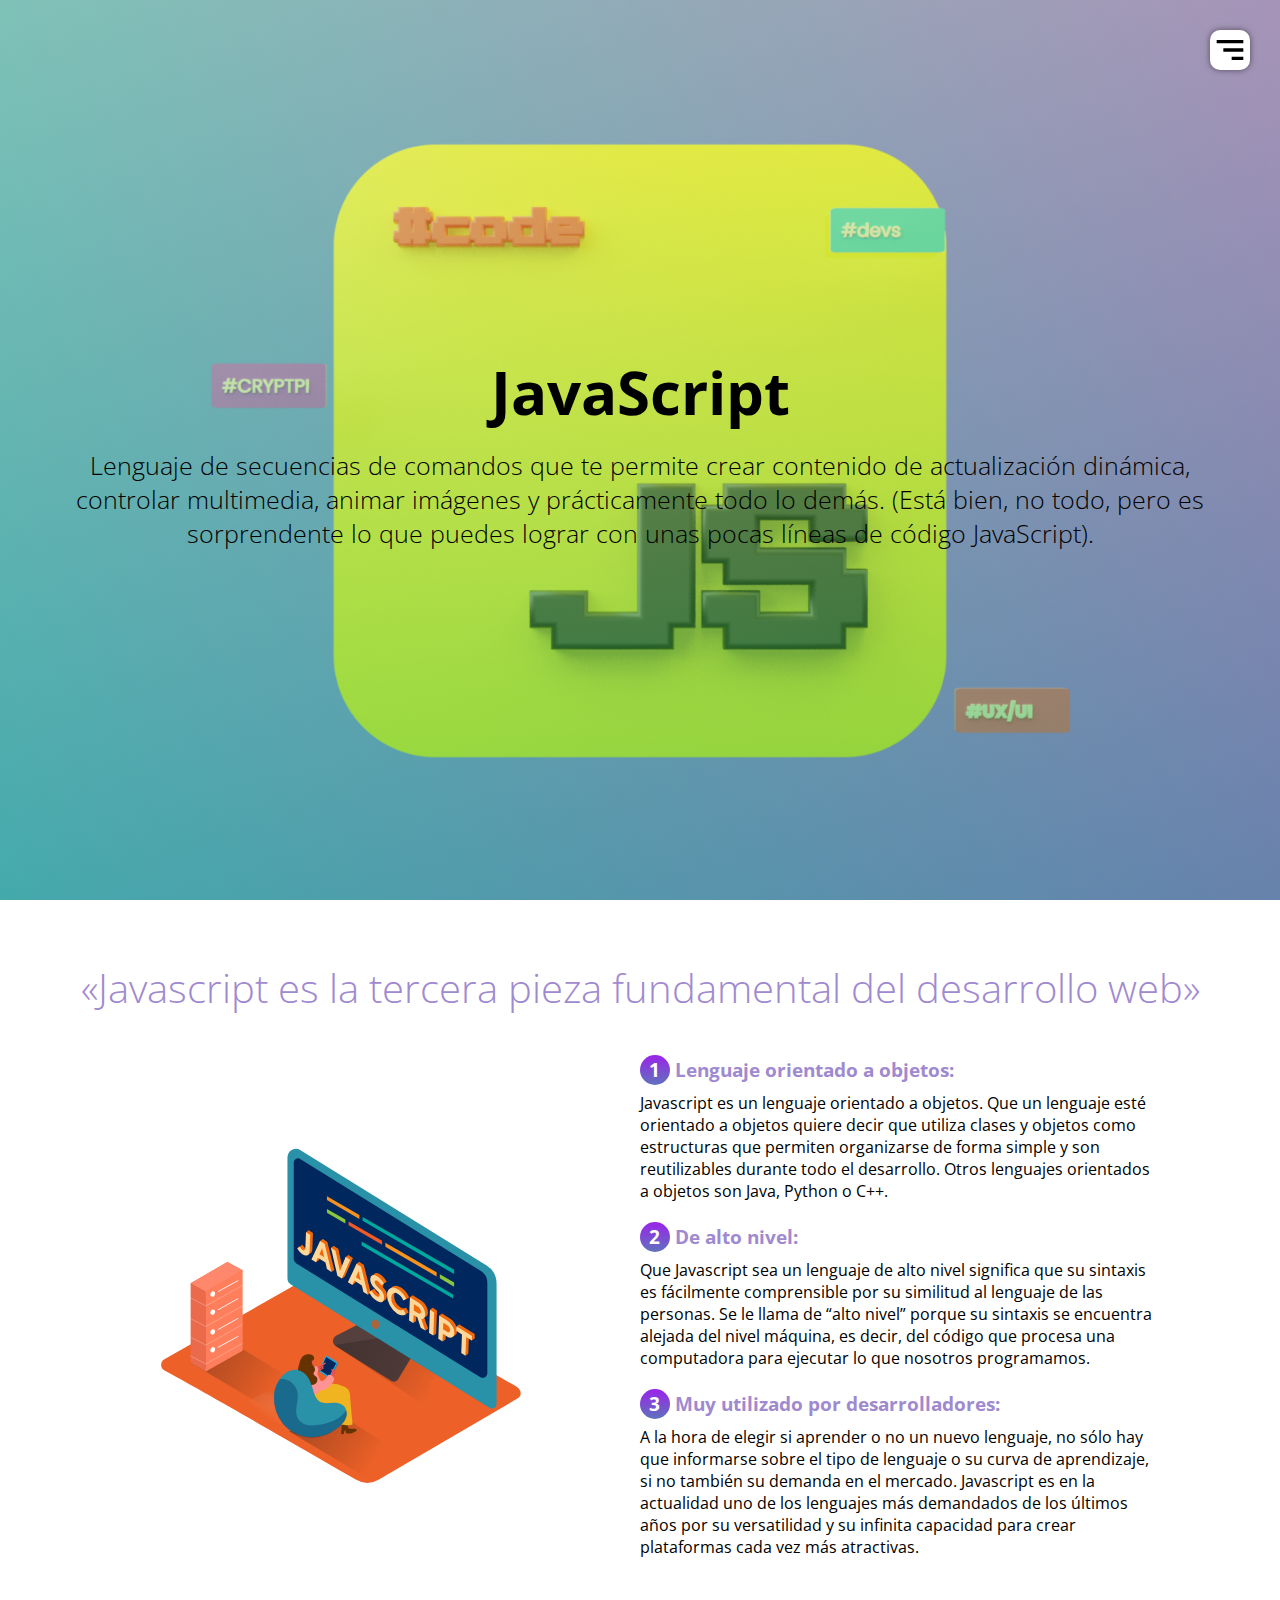
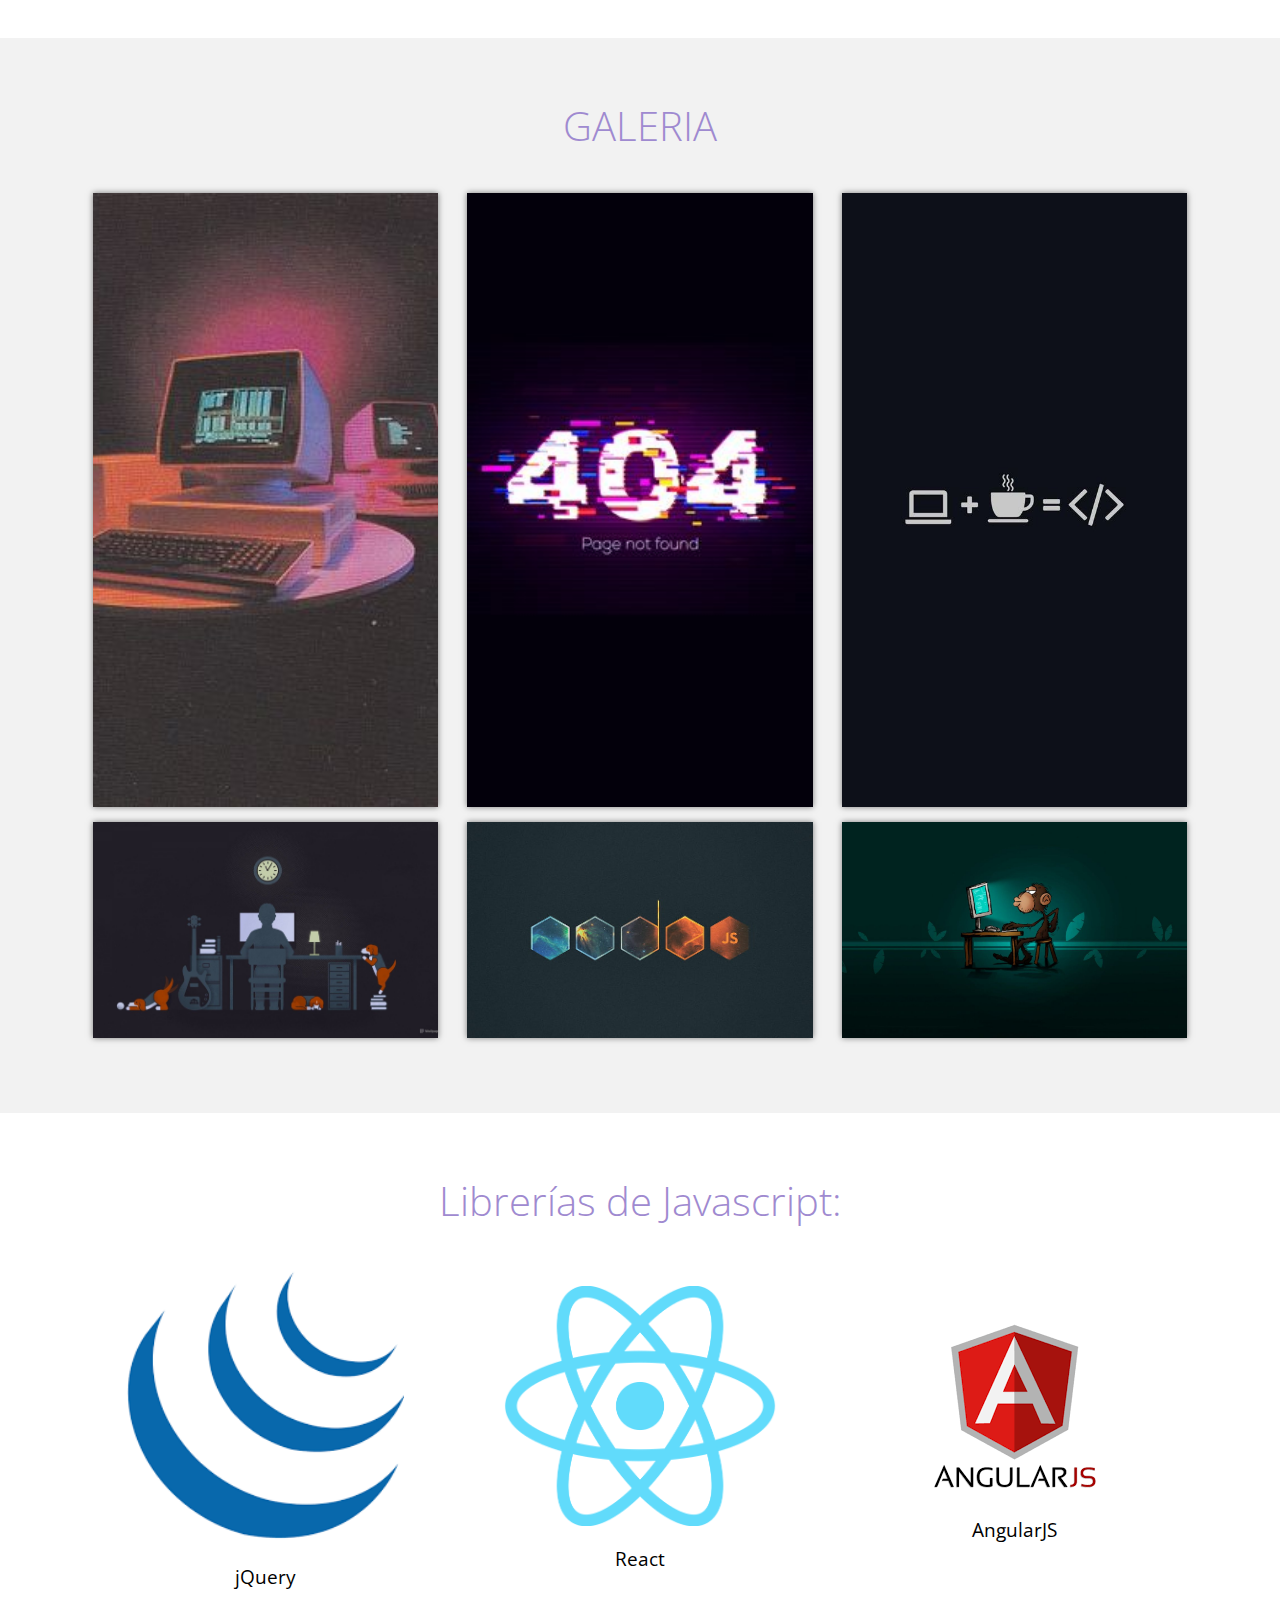
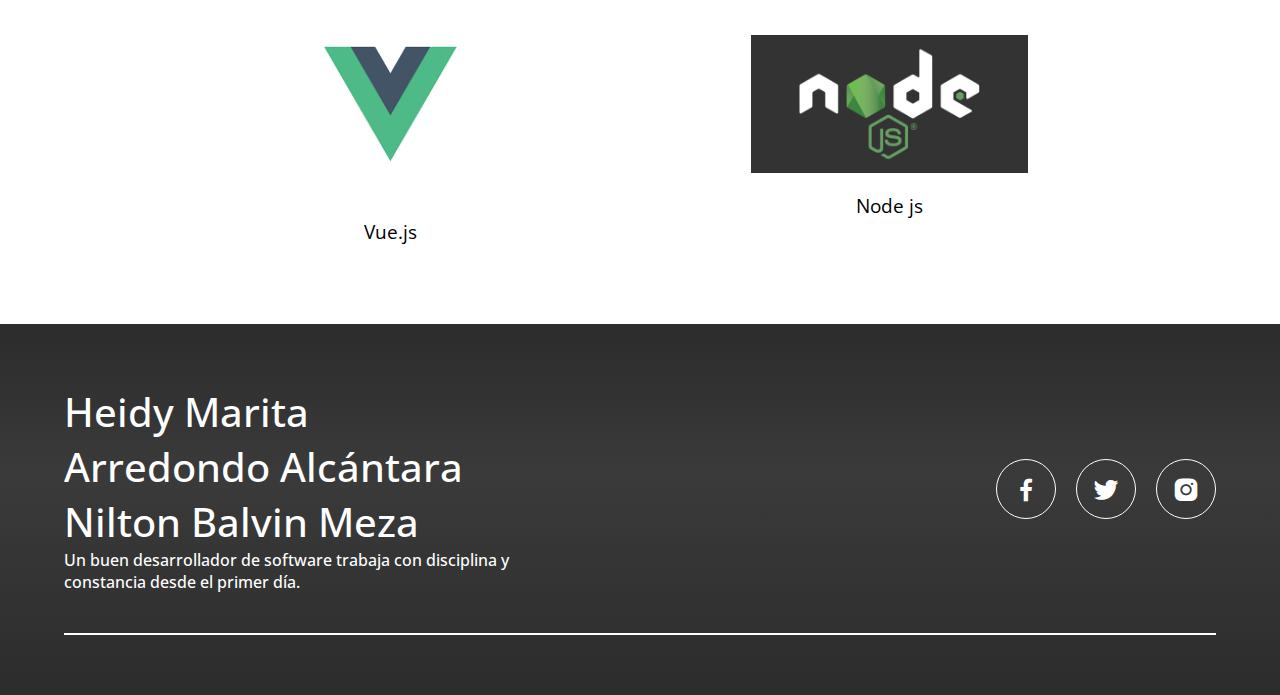
<file: index.html>
<!DOCTYPE html>
<html lang="es">
<head>
    <meta charset="UTF-8">
    <meta http-equiv="X-UA-Compatible" content="IE=edge">
    <meta name="viewport" content="width=device-width, initial-scale=1.0">
    <title>¿Que es JavaScript?</title>
    <link rel="icon" href="https://assets.materialup.com/uploads/959047ab-2e00-4032-aa4d-b8faf5798056/preview.png">
    <link rel="stylesheet" href="./css/estilos.css">
    <link href='https://unpkg.com/boxicons@2.1.4/css/boxicons.min.css' rel='stylesheet'>
    <link href="https://fonts.googleapis.com/css2?family=Open+Sans:wght@300;400;700&display=swap" rel="stylesheet"> 
</head>
<body>
    <header class="header" id="inicio">
        <img src="img/hamburgesa.svg" alt="" class="hamburger">
        <nav class="menu-navegacion">
            <a href="#">Inicio</a>
            <a href="formulario.html">Formulario Animado</a>
            <a href="./calculadora.html">Calculadora</a>
            <a href="./carrusel.html">Carrusel</a>
            <a href="#contacto">contacto</a>
        </nav>
        <div class="contenedor head">
            <h1 class="titulo">JavaScript</h1>
            <p class="copy">Lenguaje de secuencias de comandos que te permite crear contenido de actualización dinámica, controlar multimedia, animar imágenes y prácticamente todo lo demás. (Está bien, no todo, pero es sorprendente lo que puedes lograr con unas pocas líneas de código JavaScript).</p>
        </div>
    </header>
    <main>
        <section class="services contenedor" id="servicio">
            <h2 class="subtitulo">«Javascript es la tercera pieza fundamental del desarrollo web»</h2>
            <div class="contendor-servicio">
                <img src="img/Javascript_Isometric.svg" alt="">
                <div class="checklist-servicio">
                    <div class="service">
                        <h3 class="n-service"><span class="number">1</span>Lenguaje orientado a objetos:</h3>
                        <p>Javascript es un lenguaje orientado a objetos. Que un lenguaje esté orientado a objetos quiere decir que utiliza clases y objetos como estructuras que permiten organizarse de forma simple y son reutilizables durante todo el desarrollo. Otros lenguajes orientados a objetos son Java, Python o C++.</p>
                    </div>
                    <div class="service">
                        <h3 class="n-service"><span class="number">2</span>De alto nivel:</h3>
                        <p>Que Javascript sea un lenguaje de alto nivel significa que su sintaxis es fácilmente comprensible por su similitud al lenguaje de las personas. Se le llama de “alto nivel” porque su sintaxis se encuentra alejada del nivel máquina, es decir, del código que procesa una computadora para ejecutar lo que nosotros programamos.</p>
                    </div>
                    <div class="service">
                        <h3 class="n-service"><span class="number">3</span>Muy utilizado por desarrolladores:</h3>
                        <p>A la hora de elegir si aprender o no un nuevo lenguaje, no sólo hay que informarse sobre el tipo de lenguaje o su curva de aprendizaje, si no también su demanda en el mercado. Javascript es en la actualidad uno de los lenguajes más demandados de los últimos años por su versatilidad y su infinita capacidad para crear plataformas cada vez más atractivas.</p>
                    </div>
                </div>
            </div>
        </section>
        <section class="gallery" id="portafolio">
            <div class="contenedor">
                <h2 class="subtitulo">GALERIA</h2>
                <div class="contenedor-galeria">
                    <img src="img/imagen01.jpg" alt="" class="img-galeria">
                    <img src="img/imagen02.jpg" alt="" class="img-galeria">
                    <img src="img/imagen03.jpg" alt="" class="img-galeria">
                    <img src="img/imagen04.jpg" alt="" class="img-galeria">
                    <img src="img/imagen05.jpg" alt="" class="img-galeria">
                    <img src="img/imagen06.jpg" alt="" class="img-galeria">
                </div>
            </div>
        </section>
        <section class="imagen-light">
            <img src="img/close.svg" alt="" class="close">
            <img src="img/encabezado2.jpg" alt="" class="agregar-imagen">
        </section>
        <section class="contenedor" id="expertos">
            <h2 class="subtitulo">Librerías de Javascript:</h2>
            <section class="experts">
                <div class="cont-experts">
                    <img src="img/libreria1.png" alt="">
                    <h3 class="n-experts">jQuery</h3>
                </div>
                <div class="cont-experts">
                    <img src="img/libreria2.png" alt="">
                    <h3 class="n-experts">React</h3>
                </div>
                <div class="cont-experts">
                    <img src="img/libreria3.png" alt="">
                    <h3 class="n-experts">AngularJS</h3>
                </div>
                <div class="cont-experts">
                    <img src="img/libreria4.png" alt="">
                    <h3 class="n-experts">Vue.js</h3>
                </div>
                <div class="cont-experts">
                    <img src="img/libreria5.png" alt="">
                    <h3 class="n-experts">Node js</h3>
                </div>
            </section>
        </section>
    </main>
    <footer id="contacto">
        <div class="contenedor footer-content">
            <div class="contact-us">
                <h2 class="brand">Heidy Marita Arredondo Alcántara</h2>
                <h2 class="brand">Nilton Balvin Meza</h2>
                <p>Un buen desarrollador de software trabaja con disciplina y constancia desde el primer día.</p>
            </div>
            <div class="social-media">
                <a href="./" class="social-media-icon">
                    <i class='bx bxl-facebook'></i>
                </a>
                <a href="./" class="social-media-icon">
                    <i class='bx bxl-twitter'></i>
                </a>
                <a href="./" class="social-media-icon">
                    <i class='bx bxl-instagram-alt'></i>
                </a>
            </div>
        </div>
        <div class="line"></div>
    </footer>


    <script src="./js/menu.js"></script>
    <script src="./js/lightbox.js"></script>

</body>
</html>
</file>
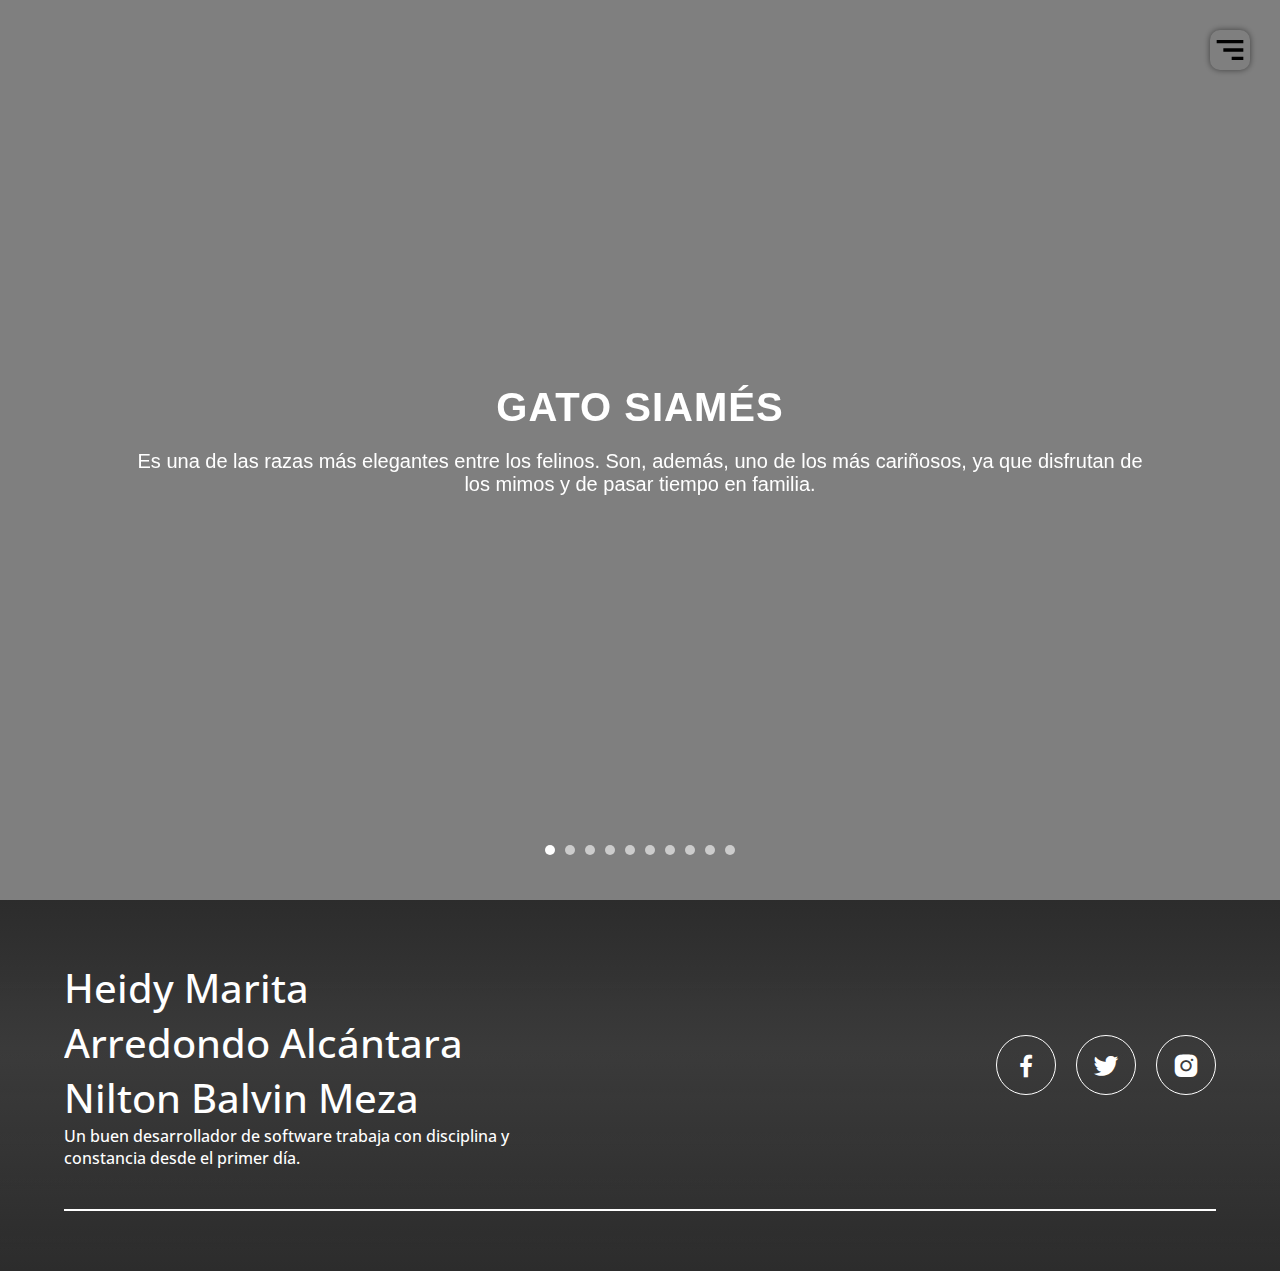
<file: carrusel.html>
<!DOCTYPE html>
<html lang="es">
<head>
    <meta charset="UTF-8">
    <meta http-equiv="X-UA-Compatible" content="IE=edge">
    <meta name="viewport" content="width=device-width, initial-scale=1.0">
    <title>¿Que es JavaScript?</title>
    <link rel="icon" href="https://assets.materialup.com/uploads/959047ab-2e00-4032-aa4d-b8faf5798056/preview.png">
    <link rel="stylesheet" href="./css/carrusel.css">
    <link href='https://unpkg.com/boxicons@2.1.4/css/boxicons.min.css' rel='stylesheet'>
    <link href="https://fonts.googleapis.com/css2?family=Open+Sans:wght@300;400;700&display=swap" rel="stylesheet"> 
</head>
<body>
    <header class="header" id="inicio">
        <img src="img/hamburgesa.svg" alt="" class="hamburger">
        <nav class="menu-navegacion">
            <a href="#">Inicio</a>
            <a href="formulario.html">Formulario Animado</a>
            <a href="./calculadora.html">Calculadora</a>
            <a href="./carrusel.html">Carrusel</a>
            <a href="#contacto">contacto</a>
        </nav>
        <section id="container-slider">	
            <a href="javascript: fntExecuteSlide('prev');" class="arrowPrev"><i class="fas fa-chevron-circle-left"></i></a>
            <a href="javascript: fntExecuteSlide('next');" class="arrowNext"><i class="fas fa-chevron-circle-right"></i></a>
            <ul class="listslider">
            <li><a itlist="itList_0" href="#" class="item-select-slid"></a></li>
            <li><a itlist="itList_1" href="#"></a></li>
            <li><a itlist="itList_2" href="#"></a></li>
            <li><a itlist="itList_2" href="#"></a></li>
            <li><a itlist="itList_2" href="#"></a></li>
            <li><a itlist="itList_2" href="#"></a></li>
            <li><a itlist="itList_2" href="#"></a></li>
            <li><a itlist="itList_2" href="#"></a></li>
            <li><a itlist="itList_2" href="#"></a></li>
            <li><a itlist="itList_2" href="#"></a></li>
            </ul>
            <ul id="slider">
            <li style="background-image: url(https://www.barakaldotiendaveterinaria.es/blog/wp-content/uploads/2019/01/siames.jpg); z-index:0; opacity: 1;">
                <div class="content_slider" >
                <div>
                    <h2>Gato siamés</h2>
                <p>Es una de las razas más elegantes entre los felinos. Son, además, uno de los más cariñosos, ya que disfrutan de los mimos y de pasar tiempo en familia. </p>
            </div>
                </div>
            </li>
            <li style="background-image: url('https://www.barakaldotiendaveterinaria.es/blog/wp-content/uploads/2019/01/angora.jpg'); ">
                <div class="content_slider" >
                <div>
                    <h2>Gato de Angora</h2>
                <p>Con su hermoso pelaje, estos gatos también son muy inteligentes e intuitivos. Los expertos aseguran que reconocen hasta diez palabras distintas entre órdenes y llamados de atención.</p>
            </div>
                </div>
            </li>
            <li style="background-image: url('https://www.barakaldotiendaveterinaria.es/blog/wp-content/uploads/2019/01/Gato-abisinio.jpg'); ">
                <div class="content_slider" >
                <div>
                    <h2>Gato Abisinio</h2>
                <p>Su aspecto salvaje enmascara una personalidad afable y cariñosa. Aunque es una de las razas más independientes son también muy sociables y activos.</p>
            </div>
                </div>
            </li>
            <li style="background-image: url('https://www.barakaldotiendaveterinaria.es/blog/wp-content/uploads/2019/01/gato-maine-koon.jpg'); ">
                <div class="content_slider" >
                <div>
                    <h2>Gato Maine coon</h2>
                <p>Esta raza puede pesar hasta 11 kilogramos. Por ello, este tipo de gatos necesitan hacer más deporte que las razas que tienen un tamaño mediano o pequeño, con el fin de que no padezcan de sobrepeso.</p>
            </div>
                </div>
            </li>
            <li style="background-image: url('https://www.barakaldotiendaveterinaria.es/blog/wp-content/uploads/2019/01/ragdoll.jpg'); ">
                <div class="content_slider" >
                <div>
                    <h2>Gato ragdoll</h2>
                <p>Tiene un peso aproximado de 9 kilogramos y aunque son bastante grandes también son dóciles y obedientes.</p>
            </div>
                </div>
            </li>
            <li style="background-image: url('https://www.barakaldotiendaveterinaria.es/blog/wp-content/uploads/2019/01/gato-siberiano.jpg'); ">
                <div class="content_slider" >
                <div>
                    <h2>Gato siberiano</h2>
                <p>Tienen una piel muy fuerte y un pelaje también muy potente. Pesa 9 kilogramos aproximadamente.</p>
            </div>
                </div>
            </li>
            <li style="background-image: url('https://www.barakaldotiendaveterinaria.es/blog/wp-content/uploads/2019/01/Gato-birmano.jpg'); ">
                <div class="content_slider" >
                <div>
                    <h2>Gato birmano</h2>
                <p>Son ideales si tienes niños en casa ya que les encanta jugar y divertirse. Son muy cariñosos e inteligentes.</p>
            </div>
                </div>
            </li>
            <li style="background-image: url('https://www.barakaldotiendaveterinaria.es/blog/wp-content/uploads/2019/01/gato-mau-egipcio.jpg'); ">
                <div class="content_slider" >
                <div>
                    <h2>Gato mau egipcio</h2>
                <p>Eran gatos muy sagrados en el Antiguo egipcio. El brillo de su pelo y su elegancia los coloca en lo más alto de este top.</p>
            </div>
                </div>
            </li>
            <li style="background-image: url('https://www.purina-latam.com/sites/g/files/auxxlc391/files/purina-razas-de-gatos-2.png'); ">
                <div class="content_slider" >
                <div>
                    <h2>British Shorthair</h2>
                <p>El British Shorthair es un gato juguetón, cariñoso, muy leal y un buen compañero para las personas. Puede tener pelo largo o corto, como su nombre lo indica, es un gato muy leal, afectuoso y que se toma muy en serio a todos los miembros de la familia.</p>
            </div>
                </div>
            </li>
            <li style="background-image: url('https://www.purina-latam.com/sites/g/files/auxxlc391/files/purina-razas-de-gatos-3.png'); ">
                <div class="content_slider" >
                <div>
                    <h2>Gato Persa</h2>
                <p>El gato persa es la raza de gato más popular que existe y son felinos muy tranquilos que son felices viviendo como gatos de interior porque no son tan activos. </p>
            </div>
                </div>
            </li>
    
        </ul>
        </section>
    <footer id="contacto">
        <div class="contenedor footer-content">
            <div class="contact-us">
                <h2 class="brand">Heidy Marita Arredondo Alcántara</h2>
                <h2 class="brand">Nilton Balvin Meza</h2>
                <p>Un buen desarrollador de software trabaja con disciplina y constancia desde el primer día.</p>
            </div>
            <div class="social-media">
                <a href="./" class="social-media-icon">
                    <i class='bx bxl-facebook'></i>
                </a>
                <a href="./" class="social-media-icon">
                    <i class='bx bxl-twitter'></i>
                </a>
                <a href="./" class="social-media-icon">
                    <i class='bx bxl-instagram-alt'></i>
                </a>
            </div>
        </div>
        <div class="line"></div>
    </footer>


    <script src="./js/menu.js"></script>
    <script src="./js/lightbox.js"></script>
    <script src="./js/carrusel.js"></script>

</body>
</html>
</file>
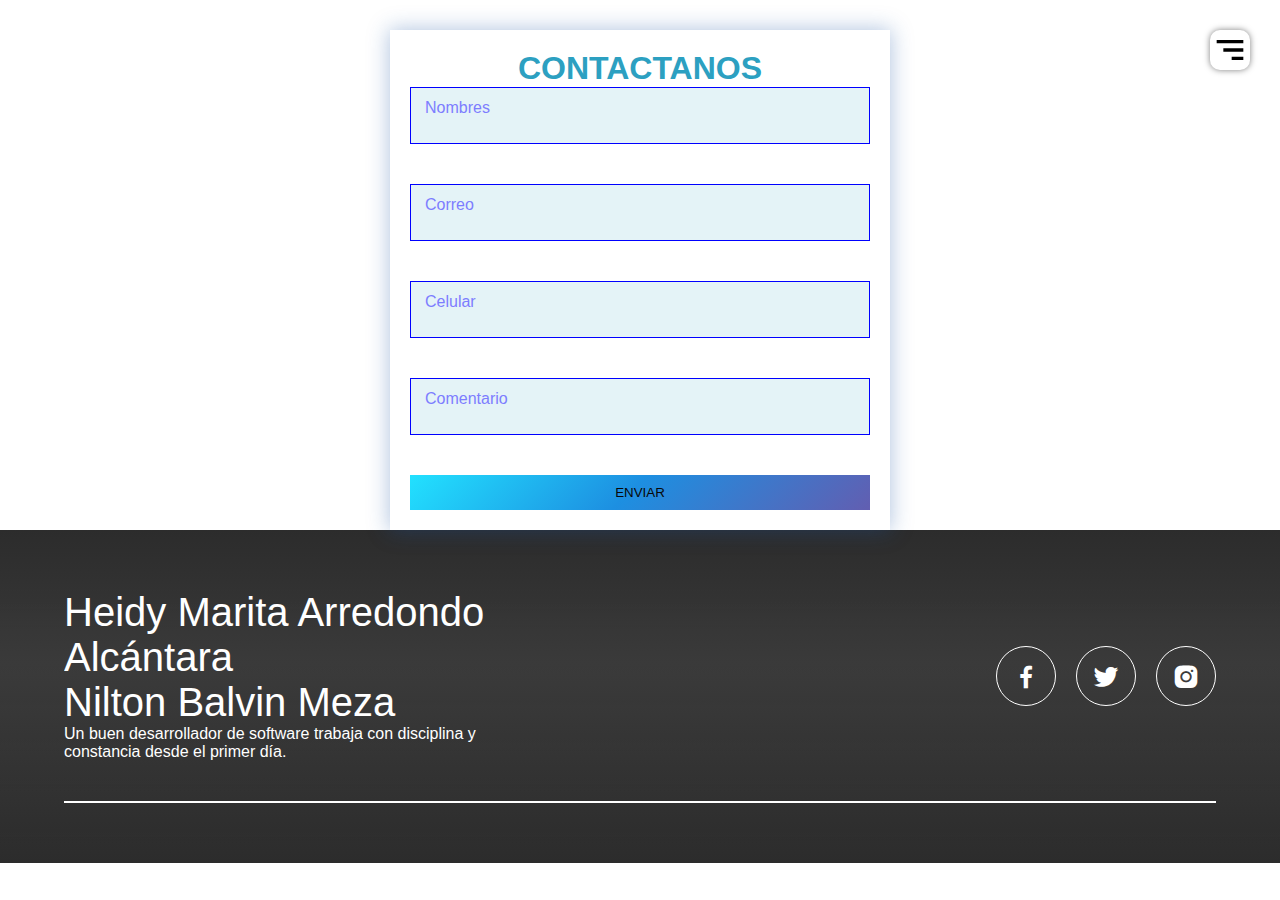
<file: formulario.html>
<!DOCTYPE html>
<html lang="es">
<head>
    <meta charset="UTF-8">
    <meta http-equiv="X-UA-Compatible" content="IE=edge">
    <meta name="viewport" content="width=device-width, initial-scale=1.0">
    <title>Formulario Animado</title>
    <link rel="icon" href="https://assets.materialup.com/uploads/959047ab-2e00-4032-aa4d-b8faf5798056/preview.png">
    <link rel="stylesheet" href="css/diseñofor.css">
    <link href='https://unpkg.com/boxicons@2.1.4/css/boxicons.min.css' rel='stylesheet'>
    <link href="https://fonts.googleapis.com/css2?family=Open+Sans:wght@300;400;700&display=swap" rel="stylesheet"> 
</head>
<body>
    <header class="header" id="inicio">
        <img src="img/hamburgesa.svg" alt="" class="hamburger">
        <nav class="menu-navegacion">
            <a href="index.html">Inicio</a>
            <a href="formulario.html">Formulario Animado</a>
            <a href="./calculadora.html">Calculadora</a>
            <a href="./carrusel.html">Carrusel</a>
            <a href="#contacto">contacto</a>
        </nav>
    </header>
    <form action="" class="formulario">
        <h1 class="f_titulo">CONTACTANOS</h1>
        <input type="text" class="f_input">
        <label for="" class="f_label">Nombres</label>

        <input type="text" class="f_input">
        <label for="" class="f_label">Correo</label>

        <input type="text" class="f_input">
        <label for="" class="f_label">Celular</label>

        <input type="text" class="f_input">
        <label for="" class="f_label">Comentario</label>

        <input type="submit" value="ENVIAR" class="f_submit">

    </form>
    <footer id="contacto">
        <div class="contenedor footer-content">
            <div class="contact-us">
                <h2 class="brand">Heidy Marita Arredondo Alcántara</h2>
                <h2 class="brand">Nilton Balvin Meza</h2>
                <p>Un buen desarrollador de software trabaja con disciplina y constancia desde el primer día.</p>
            </div>
            <div class="social-media">
                <a href="./" class="social-media-icon">
                    <i class='bx bxl-facebook'></i>
                </a>
                <a href="./" class="social-media-icon">
                    <i class='bx bxl-twitter'></i>
                </a>
                <a href="./" class="social-media-icon">
                    <i class='bx bxl-instagram-alt'></i>
                </a>
            </div>
        </div>
        <div class="line"></div>
    </footer>


    <script src="./js/menu.js"></script>
    <script src="./js/lightbox.js"></script>
    <script src="./js/form.js"></script>

</body>
</html>
</file>
<file: css/estilos.css>
*{
    margin: 0;
    padding: 0;
    box-sizing:border-box;
}

:root{
    scroll-behavior:smooth ;
}

body{
    font-family: 'Open Sans', sans-serif;
}

.contenedor{
    width: 90%;
    max-width: 1200px;
    overflow: hidden;
    margin: auto;
    padding: 60px 0;
}

header{
    height: 100vh;
    background-image: linear-gradient(to top, rgba(15, 216, 79, 0.397) 0%, rgba(249, 240, 71, 0.301) 100%), url(../img/encabezado5.png);
    background-repeat: no-repeat;
    background-size: cover;
    background-attachment: fixed;
    background-position: center;
}

.head{
    text-align: center;
    padding: 0;
    height: 100%;
    display: flex;
    justify-content:center;
    align-items: center;
    flex-direction: column;
}

.hamburger{
    position:fixed;
    top: 30px;
    right: 30px;
    background: #fff;
    width: 40px;
    height: 40px;
    cursor:pointer;
    border-radius: 10px;
    box-shadow:  0 0 6px rgba(0, 0, 0, .5);
}

.menu-navegacion{
    position: fixed;
    top: 0;
    right: 0;
    width: 30vw;
    height: 100%;
    background-image: linear-gradient(to right, #434343 0%, black 100%);
    display: flex;
    flex-direction: column;
    justify-content: space-evenly;
    align-items: center;
    transition: transform .3s ease-in-out;
    transform: translate(110%);
    box-shadow: 0 0 6px rgba(0, 0, 0, 0.5);
}

.spread{
    transform: translate(0);
}

.menu-navegacion a{
    color: #fff;
    text-decoration: none;
}

.titulo{
    font-size: 60px;
    margin-bottom: 15px;
}

.copy{
    font-weight: 300;
    font-size: 25px;
}



.subtitulo{
    text-align: center;
    font-weight: 300;
    color: #9f8ad0;
    margin-bottom: 40px;
    font-size: 40px;
}

.contendor-servicio{
    display: flex;
    justify-content: space-evenly;
    align-items: center;
    flex-wrap:wrap ;
}

.contendor-servicio img{
    width: 40%;
}

.checklist-servicio{
    width: 45%;
}

.service{
    margin-bottom: 20px;
}

.n-service{
    margin-bottom: 7px;
    color:#9f8ad0;
}

.number{
    display: inline-block;
    background-image: linear-gradient(to top, #5f72bd 0%, #9b23ea 100%);
    width: 30px;
    height: 30px;
    color: #fff;
    text-align: center;
    border-radius: 50%;
    font-weight: 700;
    line-height: 30px;
    margin-right: 5px;
}

.gallery{
    background:#f2f2f2;
}

.contenedor-galeria{
    display:flex;
    justify-content: space-evenly;
    flex-wrap: wrap;
}

.img-galeria{
    object-fit: cover;
    width: 30%;
    display: block;
    margin-bottom: 15px;
    box-shadow: 0 0 6px rgba(0, 0, 0, .5);
    cursor: pointer;
}

.imagen-light{
    position:fixed;
    background:  rgba(0, 0, 0, .5 );
    width: 100%;
    height: 100%;
    top: 0;
    left: 0;
    display: flex;
    justify-content: center;
    align-items: center;
    transform: translate(100%);
    transition: transform .2s ease-in-out;
}

.show{
    transform: translate(0);
}

.agregar-imagen{
    object-fit: cover;
    width: 60%;
    border-radius: 10px;
    transform: scale(0);
    transition: transform .3s .2s;
}

.showImage{
    transform: scale(1);

}

.close{
    position: absolute;
    top: 15px;
    right: 15px;
    width: 40px;
    cursor: pointer;
}

.experts{
    display: flex;
    justify-content: space-evenly;
    align-items: center;
    flex-wrap: wrap ;
}

.cont-experts{
    width: 30%;
    text-align: center;
    margin-bottom: 20px;
}

.cont-experts img{
    width: 80%;
    display: block;
    margin: auto;
}

.n-experts{
    display: inline-block;
    margin-top: 20px;
    width: 100%;
    font-weight: 400;
}

footer{
    background: linear-gradient(to bottom, #323232 0%, #3F3F3F 40%, #1C1C1C 150%), linear-gradient(to top, rgba(255,255,255,0.40) 0%, rgba(0,0,0,0.25) 200%);
    background-blend-mode: multiply;
    padding-bottom: 0.1px;
}

.footer-content{
    display: flex;
    justify-content: space-between;
    align-items: center;
    flex-wrap: wrap;
    padding-top: 60px;
    padding-bottom: 40px;
}

.contact-us{
    width: 40%;
    color: #fff;
}

.brand{
    font-weight: 500;
    font-size: 40px;
}

.brand+p{
    font-weight: 500;
}

.social-media{
    width: 50%;
    display: flex;
    justify-content: flex-end;
}

.social-media-icon{
    display: inline-block;
    margin-left: 20px;
    width: 60px;
    height: 60px;
    border: 1px solid #fff;
    border-radius: 50%;
    text-align: center;
    color: #fff;
}

.social-media-icon:hover{
    background: #fff;
    color:#9b23ea;
}

.social-media-icon i{
    font-size: 30px;
    line-height: 60px;
}

.line{
    width: 90%;
    max-width: 1200px;
    margin: 0 auto;
    height: 2px;
    background: #fff;
    margin-bottom: 60px;
}

@media screen and (max-width:800px){
    .menu-navegacion{
        width: 50vw;
    }
    .titulo{
        font-size: 40px;
    }
    .contendor-servicio img{
        width: 80%;
        margin-bottom: 40px;
    }
    .checklist-servicio{
        width: 80%;
    }
    .service{
        margin-bottom: 30px;
    }
    .agregar-imagen{
    width: 80%;
    }
    .img-galeria{
        width: 45%;
    }
    .cont-experts{
        width: 80%;
    }
    .social-media{
        width: 80%;
        justify-content: space-evenly;
    }
    .social-media-i{
        margin-left: 0;
    }
    .footer-content{
        justify-content: center;
    }
    .contact-us{
        text-align: center;
        width: 80%;
        margin-bottom: 40px;
    }
}
</file>
<file: css/carrusel.css>
*{
    margin: 0;
    padding: 0;
    box-sizing: border-box;
}
#container-slider
{
    position: relative;
    display: block;
    width: 100%;
}
#slider {
    position: relative;
    display: block;
    width: 100%;
    height: 100vh;
    min-height: 500px;
}
#slider li {
    background-repeat: no-repeat;
    background-size: cover;
    background-position: center;
    position: absolute !important;
    top: 0 !important;
    left: 0 !important;
    width: 100%;
    height: 100%;
    display: block;
    -webkit-transition: opacity 1s;
    -moz-transition: opacity 1s;
    -ms-transition: opacity 1s;
    -o-transition: opacity 1s;
    transition: opacity 1s;
    z-index: -1;
    opacity: 0;
}
#container-slider .arrowPrev, #container-slider .arrowNext{
    font-size: 30pt;
    color: rgba(204, 204, 204, 0.65);
    cursor: pointer;
    position: absolute;
    top: 50%;
    left: 50px;
    z-index: 2; 
}
#container-slider .arrowNext {
    left: initial;
    right: 50px !important;
}
.content_slider{
    padding: 15px 30px;
    color: #FFF;
    width: 100%;
    height: 100%;
}
.content_slider div{
    text-align: center;
}
.content_slider h2{
    font-family: 'arial';
    font-size: 30pt;
    letter-spacing: 1px;
    text-transform: uppercase;
    margin-bottom: 20px;
}
.content_slider p {
    font-size: 15pt;
    font-family: 'arial';
    color: #FFF;
    margin-bottom: 20px;
}
#slider li .content_slider{
    background: rgba(0, 0, 0, 0.50);
    padding: 10px 125px;
}
.content_slider{
    display: -webkit-flex;
    display: -moz-flex;
    display: -ms-flex;
    display: -o-flex;
    display: flex;
    justify-content: center;
    align-items: center;
}

.listslider {
    position: absolute;
    display: -webkit-flex;
    display: -moz-flex;
    display: -ms-flex;
    display: -o-flex;
    display: flex;
    justify-content: space-between;
    align-items: center;
    left: 50%;
    bottom: 5%;
    list-style: none;
    z-index: 2;
    transform: translateX(-50%);
}
.listslider li {
    border-radius: 50%;
    width: 10px;
    height: 10px;
    cursor: pointer;
    margin: 0 5px;
}
.listslider li a {
    background: #CCC;
    border-radius: 50%;
    width: 100%;
    height: 100%;
    display: block;
}
.item-select-slid {
    background: #FFF  !important;
}

@media screen and (max-width: 460px){
	.content_slider h2 {
	    font-size: 15pt !important;
	}
	.content_slider p {
	    font-size: 12pt !important;
	}
	#container-slider .arrowPrev, #container-slider .arrowNext{
		font-size: 20pt;
	}
	#container-slider .arrowPrev{
		left: 15px;
	}
	#container-slider .arrowNext{
		right: 15px !important;
	}
	#slider{
		height: 400px;
		min-height: 400px;
	}
	#slider li .content_slider{
		padding: 10px 35px;
	}

}

/*/*/

*{
    margin: 0;
    padding: 0;
    box-sizing:border-box;
}

:root{
    scroll-behavior:smooth ;
}

body{
    font-family: 'Open Sans', sans-serif;
}

.contenedor{
    width: 90%;
    max-width: 1200px;
    overflow: hidden;
    margin: auto;
    padding: 60px 0;
}


.head{
    text-align: center;
    padding: 0;
    height: 100%;
    display: flex;
    justify-content:center;
    align-items: center;
    flex-direction: column;
}

.hamburger{
    position:fixed;
    top: 30px;
    right: 30px;
    background: #fff;
    width: 40px;
    height: 40px;
    cursor:pointer;
    border-radius: 10px;
    box-shadow:  0 0 6px rgba(0, 0, 0, .5);
}

.menu-navegacion{
    position: fixed;
    top: 0;
    right: 0;
    width: 30vw;
    height: 100%;
    background-image: linear-gradient(-225deg, #22E1FF 0%, #1D8FE1 48%, #625EB1 100%);
    display: flex;
    flex-direction: column;
    justify-content: space-evenly;
    align-items: center;
    transition: transform .3s ease-in-out;
    transform: translate(110%);
    box-shadow: 0 0 6px rgba(0, 0, 0, 0.5);
}

.spread{
    transform: translate(0);
}

.menu-navegacion a{
    color: #fff;
    text-decoration: none;
}

.titulo{
    font-size: 60px;
    margin-bottom: 15px;
}

.copy{
    font-weight: 300;
    font-size: 25px;
}



.subtitulo{
    text-align: center;
    font-weight: 300;
    color: #9f8ad0;
    margin-bottom: 40px;
    font-size: 40px;
}

.contendor-servicio{
    display: flex;
    justify-content: space-evenly;
    align-items: center;
    flex-wrap:wrap ;
}

.contendor-servicio img{
    width: 40%;
}

.checklist-servicio{
    width: 45%;
}

.service{
    margin-bottom: 20px;
}

.n-service{
    margin-bottom: 7px;
    color:#9f8ad0;
}

.number{
    display: inline-block;
    background-image: linear-gradient(to top, #5f72bd 0%, #9b23ea 100%);
    width: 30px;
    height: 30px;
    color: #fff;
    text-align: center;
    border-radius: 50%;
    font-weight: 700;
    line-height: 30px;
    margin-right: 5px;
}

.gallery{
    background:#f2f2f2;
}

.contenedor-galeria{
    display:flex;
    justify-content: space-evenly;
    flex-wrap: wrap;
}

.img-galeria{
    object-fit: cover;
    width: 30%;
    display: block;
    margin-bottom: 15px;
    box-shadow: 0 0 6px rgba(0, 0, 0, .5);
    cursor: pointer;
}



footer{
    background: linear-gradient(to bottom, #323232 0%, #3F3F3F 40%, #1C1C1C 150%), linear-gradient(to top, rgba(255,255,255,0.40) 0%, rgba(0,0,0,0.25) 200%);
    background-blend-mode: multiply;
    padding-bottom: 0.1px;
    
}

.footer-content{
    display: flex;
    justify-content: space-between;
    align-items: center;
    flex-wrap: wrap;
    padding-top: 60px;
    padding-bottom: 40px;
}

.contact-us{
    width: 40%;
    color: #fff;
}

.brand{
    font-weight: 500;
    font-size: 40px;
}

.brand+p{
    font-weight: 500;
}

.social-media{
    width: 50%;
    display: flex;
    justify-content: flex-end;
}

.social-media-icon{
    display: inline-block;
    margin-left: 20px;
    width: 60px;
    height: 60px;
    border: 1px solid #fff;
    border-radius: 50%;
    text-align: center;
    color: #fff;
}

.social-media-icon:hover{
    background: #fff;
    color:#9b23ea;
}

.social-media-icon i{
    font-size: 30px;
    line-height: 60px;
}

.line{
    width: 90%;
    max-width: 1200px;
    margin: 0 auto;
    height: 2px;
    background: #fff;
    margin-bottom: 60px;
}
</file>
<file: css/diseñofor.css>
*{
    margin: 0;
    padding: 0;
    box-sizing:border-box;
}

:root{
    scroll-behavior:smooth ;
}

body{
    font-family: 'Open Sans', sans-serif;
}

.contenedor{
    width: 90%;
    max-width: 1200px;
    overflow: hidden;
    margin: auto;
    padding: 60px 0;
}


.head{
    text-align: center;
    padding: 0;
    height: 100%;
    display: flex;
    justify-content:center;
    align-items: center;
    flex-direction: column;
}

.hamburger{
    position:fixed;
    top: 30px;
    right: 30px;
    background: #fff;
    width: 40px;
    height: 40px;
    cursor:pointer;
    border-radius: 10px;
    box-shadow:  0 0 6px rgba(0, 0, 0, .5);
}

.menu-navegacion{
    position: fixed;
    top: 0;
    right: 0;
    width: 30vw;
    height: 100%;
    background-image: linear-gradient(-225deg, #22E1FF 0%, #1D8FE1 48%, #625EB1 100%);
    display: flex;
    flex-direction: column;
    justify-content: space-evenly;
    align-items: center;
    transition: transform .3s ease-in-out;
    transform: translate(110%);
    box-shadow: 0 0 6px rgba(0, 0, 0, 0.5);
}

.spread{
    transform: translate(0);
}

.menu-navegacion a{
    color: #fff;
    text-decoration: none;
}

.titulo{
    font-size: 60px;
    margin-bottom: 15px;
}

.copy{
    font-weight: 300;
    font-size: 25px;
}



.subtitulo{
    text-align: center;
    font-weight: 300;
    color: #9f8ad0;
    margin-bottom: 40px;
    font-size: 40px;
}

.contendor-servicio{
    display: flex;
    justify-content: space-evenly;
    align-items: center;
    flex-wrap:wrap ;
}

.contendor-servicio img{
    width: 40%;
}

.checklist-servicio{
    width: 45%;
}

.service{
    margin-bottom: 20px;
}

.n-service{
    margin-bottom: 7px;
    color:#9f8ad0;
}

.number{
    display: inline-block;
    background-image: linear-gradient(to top, #5f72bd 0%, #9b23ea 100%);
    width: 30px;
    height: 30px;
    color: #fff;
    text-align: center;
    border-radius: 50%;
    font-weight: 700;
    line-height: 30px;
    margin-right: 5px;
}

.gallery{
    background:#f2f2f2;
}

.contenedor-galeria{
    display:flex;
    justify-content: space-evenly;
    flex-wrap: wrap;
}

.img-galeria{
    object-fit: cover;
    width: 30%;
    display: block;
    margin-bottom: 15px;
    box-shadow: 0 0 6px rgba(0, 0, 0, .5);
    cursor: pointer;
}



footer{
    background: linear-gradient(to bottom, #323232 0%, #3F3F3F 40%, #1C1C1C 150%), linear-gradient(to top, rgba(255,255,255,0.40) 0%, rgba(0,0,0,0.25) 200%);
    background-blend-mode: multiply;
    padding-bottom: 0.1px;
    
}

.footer-content{
    display: flex;
    justify-content: space-between;
    align-items: center;
    flex-wrap: wrap;
    padding-top: 60px;
    padding-bottom: 40px;
}

.contact-us{
    width: 40%;
    color: #fff;
}

.brand{
    font-weight: 500;
    font-size: 40px;
}

.brand+p{
    font-weight: 500;
}

.social-media{
    width: 50%;
    display: flex;
    justify-content: flex-end;
}

.social-media-icon{
    display: inline-block;
    margin-left: 20px;
    width: 60px;
    height: 60px;
    border: 1px solid #fff;
    border-radius: 50%;
    text-align: center;
    color: #fff;
}

.social-media-icon:hover{
    background: #fff;
    color:#9b23ea;
}

.social-media-icon i{
    font-size: 30px;
    line-height: 60px;
}

.line{
    width: 90%;
    max-width: 1200px;
    margin: 0 auto;
    height: 2px;
    background: #fff;
    margin-bottom: 60px;
}

/*/*//*/*/

*{
    box-sizing: border-box;
}

body{
    margin: 0;
    font-family: 'Franklin Gothic Medium', 'Arial Narrow', Arial, sans-serif;
}

.formulario{
    width: 500px;
    max-width: 100%;
    margin: auto;
    margin-top:  30px;
    padding: 20px;
    position: relative;
    box-shadow: 0 0 20px 1px rgba(28, 82, 162, 0.338);
}

.f_titulo{
    text-align: center;
    margin-top: 0;
    color: rgb(44, 160, 193);
}

.f_input, .f_label, .f_submit{
    display: block;
    width: 100%;
    font-size: 1.3 em;
}

.f_input{
    padding: 20px;
    background-color:rgba(44, 160, 193, 0.13);
    border: 1px solid blue;
    margin-bottom: 40px;
}

.f_input:focus{
    outline: 1px solid greenyellow;
}

.f_input:focus + .f_label{
    margin-top: -135px;
}

.f_label{
    padding-left: 15px;
    position: absolute;
    margin-top: -85px;
    z-index: 20;
    color: rgb(125, 125, 255);
    transition: all 2s;
}

.f_submit{
    background-image: linear-gradient(-225deg, #22E1FF 0%, #1D8FE1 48%, #625EB1 100%);
    color: rgb(8, 8, 8);
    padding: 10px 20px;
    cursor: pointer;
    border: none;
}

.fijar{
    margin-top: -135px;
}
</file>
